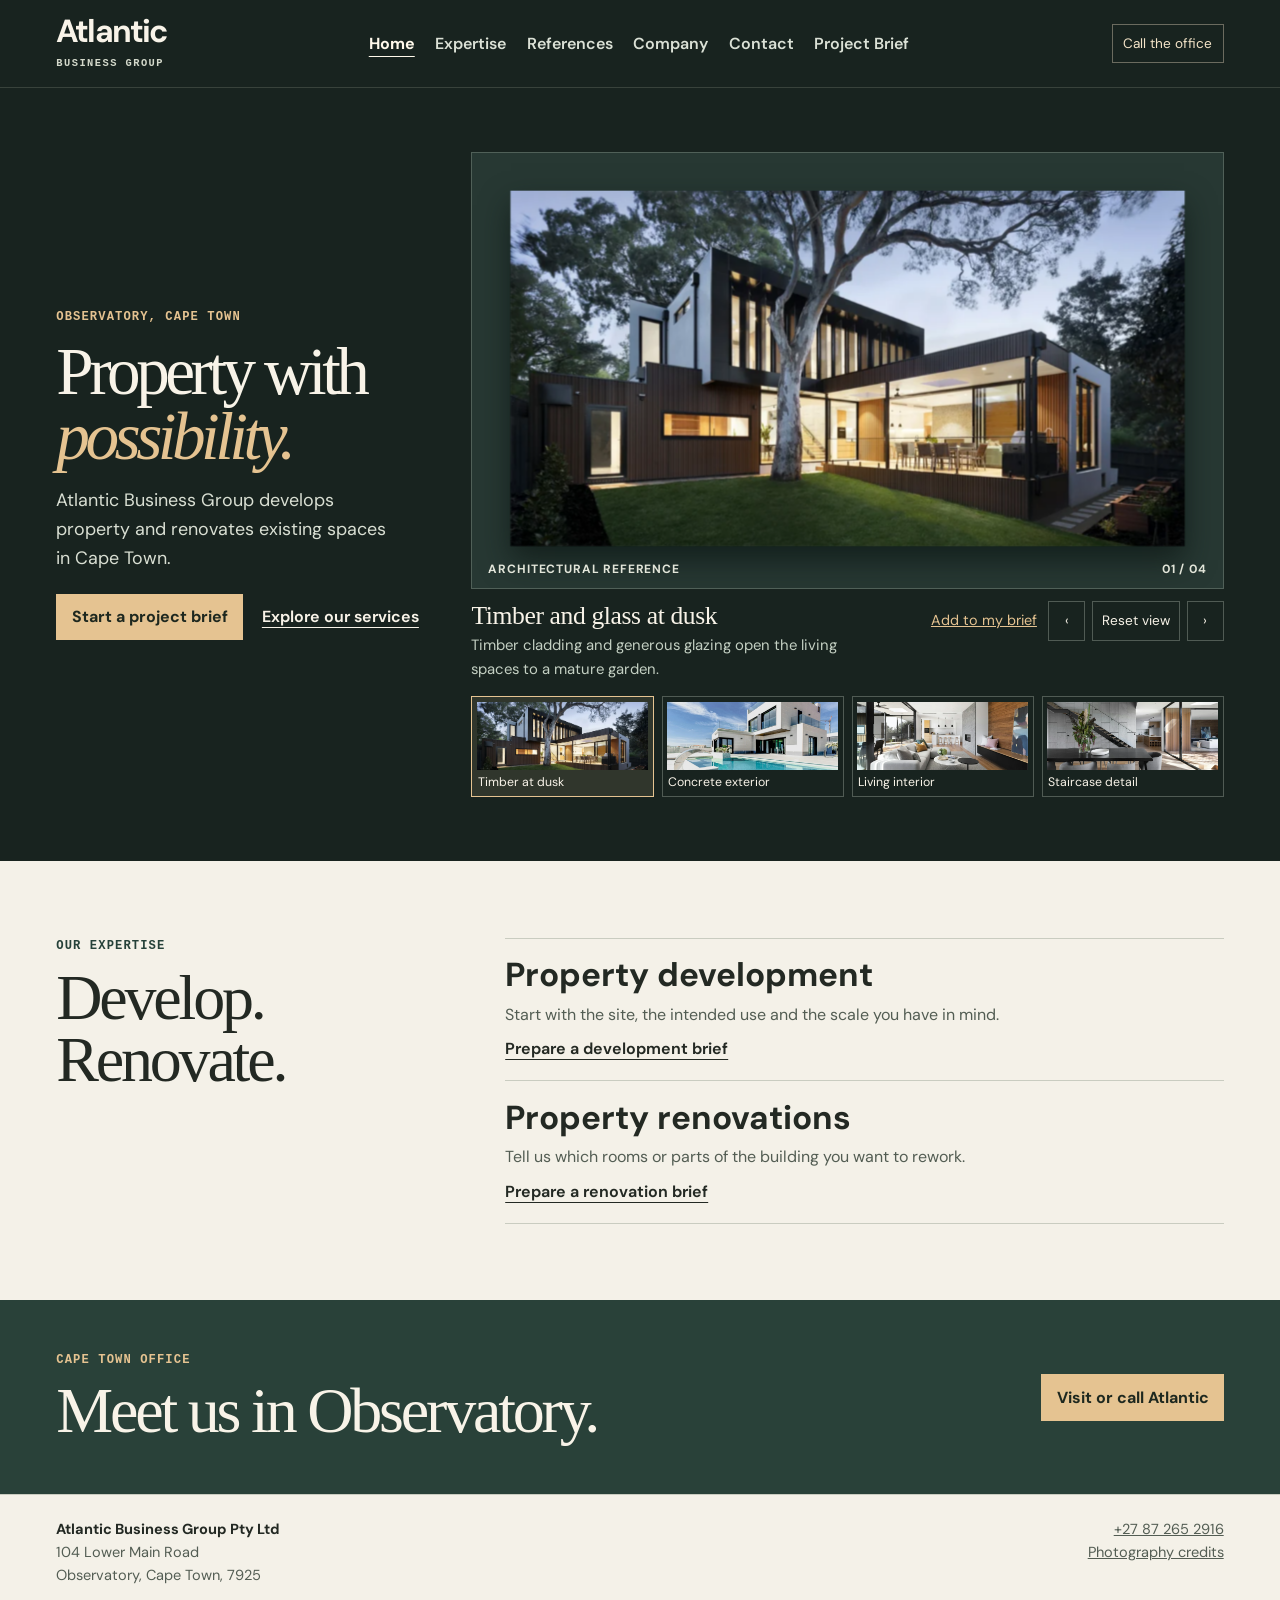
<file: index.html>
<!doctype html>
<html lang="en-ZA">
<head>
<meta charset="utf-8">
<meta name="viewport" content="width=device-width, initial-scale=1">
<meta name="description" content="Atlantic Business Group develops and renovates property in Observatory, Cape Town.">
<meta name="theme-color" content="#18231f">
<title>Property development and renovations in Cape Town | Atlantic Business Group</title>
<link rel="icon" href="assets/atlantic.png" type="image/png">
<link rel="stylesheet" href="assets/site.css">
<script defer src="assets/site.js"></script>
<link rel="stylesheet" href="assets/atlantic-studio.css">
<script defer src="assets/photo-studio.js"></script>
</head>
<body class="atlantic-studio">
<a class="skip" href="#main">Skip to content</a>
<div class="shell">
<header class="sidebar">
<a href="index.html" class="wordmark" aria-label="Atlantic Business Group home">Atlantic<span>Business Group</span></a>
<button class="nav-toggle" type="button" aria-controls="navigation" aria-expanded="false" hidden>Menu</button>
<nav id="navigation" aria-label="Main navigation"><a href="index.html" aria-current="page">Home</a><a href="expertise.html">Expertise</a><a href="references.html">References</a><a href="company.html">Company</a><a href="contact.html">Contact</a><a class="brief-nav" href="brief.html">Project Brief</a></nav>
<a class="sidebar-call" href="tel:+27872652916">Call the office</a>
</header>
<div class="content">
<main id="main" tabindex="-1"><section class="studio-hero" aria-labelledby="studio-title">
<div class="studio-intro"><p class="label">Observatory, Cape Town</p>
<h1 id="studio-title">Property with<br><em>possibility.</em></h1>
<p>Atlantic Business Group develops property and renovates existing spaces in Cape Town.</p>
<div class="studio-actions"><a class="studio-button" href="brief.html">Start a project brief</a><a class="studio-text-link" href="expertise.html">Explore our services</a></div></div>
<section class="photo-studio" aria-labelledby="studio-photo-title">
<div class="studio-stage" id="studio-stage">
  <figure class="studio-frame" id="studio-frame"><img id="studio-photo" src="assets/residence.webp" srcset="assets/residence-small.webp 950w, assets/residence.webp 2160w" sizes="(max-width: 860px) 96vw, 64vw" alt="Timber-clad residence with illuminated glazing at dusk" fetchpriority="high" decoding="async"></figure>
  <div class="studio-stage-meta"><span>Architectural reference</span><span id="studio-counter">01 / 04</span></div>
</div>
<div class="studio-panel"><div class="studio-captions" aria-live="polite"><h2 id="studio-photo-title">Timber and glass at dusk</h2><p id="studio-photo-note">Timber cladding and generous glazing open the living spaces to a mature garden.</p></div>
<div class="studio-view-actions"><a id="studio-use" href="brief.html?reference=residence">Add to my brief</a><div class="studio-orbit" id="studio-orbit" role="group" aria-label="Photo angle" hidden><button type="button" data-direction="-1" aria-label="Tilt left">‹</button><button type="button" data-direction="0" aria-label="Reset photo angle">Reset view</button><button type="button" data-direction="1" aria-label="Tilt right">›</button></div></div></div>
<div class="studio-thumbs" id="studio-thumbs" role="group" aria-label="Select a photograph" hidden><button type="button" data-photo="residence" aria-pressed="true"><img src="assets/residence-small.webp" alt="" loading="lazy" decoding="async"><span>Timber at dusk</span></button><button type="button" data-photo="facade" aria-pressed="false"><img src="assets/facade.webp" alt="" loading="lazy" decoding="async"><span>Concrete exterior</span></button><button type="button" data-photo="interior" aria-pressed="false"><img src="assets/interior.webp" alt="" loading="lazy" decoding="async"><span>Living interior</span></button><button type="button" data-photo="detail" aria-pressed="false"><img src="assets/detail.webp" alt="" loading="lazy" decoding="async"><span>Staircase detail</span></button></div>
</section></section>
<section class="studio-services" aria-labelledby="studio-services-title">
<div><p class="label">Our expertise</p><h2 id="studio-services-title">Develop.<br>Renovate.</h2></div>
<div class="studio-service-list"><article><h3><a href="expertise.html#development">Property development</a></h3><p>Start with the site, the intended use and the scale you have in mind.</p><a class="studio-text-link" href="brief.html?service=development">Prepare a development brief</a></article>
<article><h3><a href="expertise.html#renovations">Property renovations</a></h3><p>Tell us which rooms or parts of the building you want to rework.</p><a class="studio-text-link" href="brief.html?service=renovation">Prepare a renovation brief</a></article></div>
</section>
<section class="studio-contact"><div><p class="label">Cape Town office</p><h2>Meet us in Observatory.</h2></div><a class="studio-button" href="contact.html">Visit or call Atlantic</a></section></main>
<footer class="footer">
<div><strong>Atlantic Business Group Pty Ltd</strong><address>104 Lower Main Road<br>Observatory, Cape Town, 7925</address></div>
<div class="footer-links"><a href="tel:+27872652916">+27 87 265 2916</a><a href="company.html#photography">Photography credits</a></div>
</footer>
</div>
</div>
</body>
</html>
</file>
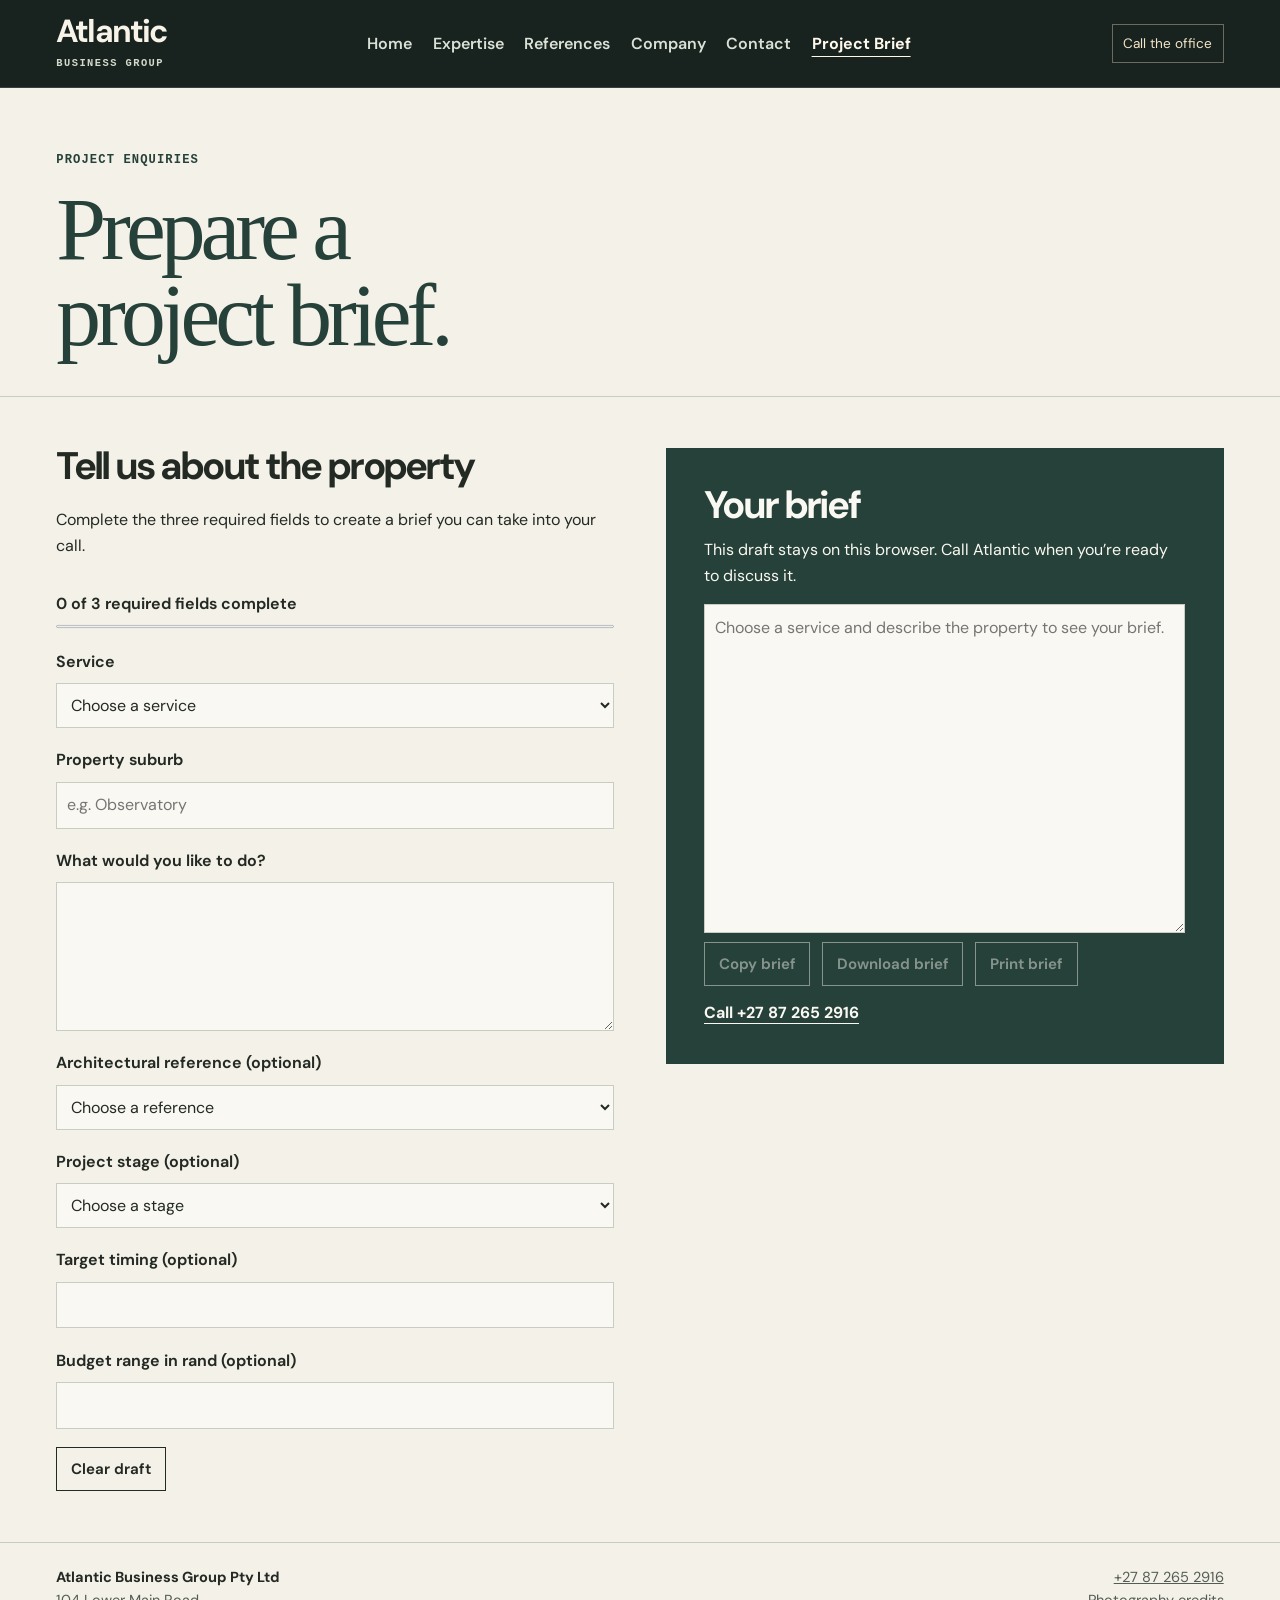
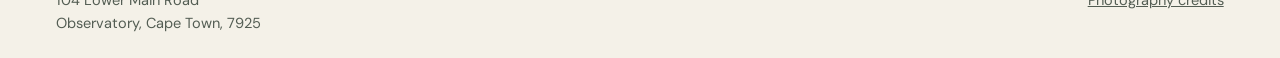
<file: brief.html>
<!doctype html>
<html lang="en-ZA">
<head>
<meta charset="utf-8">
<meta name="viewport" content="width=device-width, initial-scale=1">
<meta name="description" content="Prepare a property development or renovation brief for Atlantic Business Group.">
<meta name="theme-color" content="#18231f">
<title>Project Brief | Atlantic Business Group</title>
<link rel="icon" href="assets/atlantic.png" type="image/png">
<link rel="stylesheet" href="assets/site.css">
<script defer src="assets/site.js"></script>
<script defer src="assets/brief.js"></script><link rel="stylesheet" href="assets/atlantic-studio.css">
</head>
<body class="brief-page atlantic-studio">
<a class="skip" href="#main">Skip to content</a>
<div class="shell">
<header class="sidebar">
<a href="index.html" class="wordmark" aria-label="Atlantic Business Group home">Atlantic<span>Business Group</span></a>
<button class="nav-toggle" type="button" aria-controls="navigation" aria-expanded="false" hidden>Menu</button>
<nav id="navigation" aria-label="Main navigation"><a href="index.html">Home</a><a href="expertise.html">Expertise</a><a href="references.html">References</a><a href="company.html">Company</a><a href="contact.html">Contact</a><a aria-current="page" class="brief-nav" href="brief.html">Project Brief</a></nav>
<a class="sidebar-call" href="tel:+27872652916">Call the office</a>
</header>
<div class="content">
<main id="main" tabindex="-1"><section class="page-heading"><p class="label">Project enquiries</p><h1>Prepare a<br>project brief.</h1></section>
<section class="brief-layout">
<form id="project-brief">
  <h2>Tell us about the property</h2>
  <p>Complete the three required fields to create a brief you can take into your call.</p>
<div class="brief-progress"><label for="brief-meter" id="brief-progress-text">0 of 3 required fields complete</label><progress id="brief-meter" max="3" value="0"></progress></div>
  <label for="service">Service</label><select id="service" name="service" required><option value="">Choose a service</option><option>Property development</option><option>Property renovation</option></select>
  <label for="location">Property suburb</label><input id="location" name="location" maxlength="100" required placeholder="e.g. Observatory">
  <label for="scope">What would you like to do?</label><textarea id="scope" name="scope" rows="5" maxlength="2000" required></textarea>
  <label for="reference">Architectural reference (optional)</label><select id="reference" name="reference"><option value="">Choose a reference</option><option value="residence">Timber and glass at dusk</option><option value="facade">Stepped concrete façade</option><option value="interior">Material continuity</option><option value="detail">Light around a staircase</option></select>
  <label for="stage">Project stage (optional)</label><select id="stage" name="stage"><option value="">Choose a stage</option><option>Exploring options</option><option>Property identified</option><option>Plans underway</option><option>Ready to discuss next steps</option></select>
  <label for="timing">Target timing (optional)</label><input id="timing" name="timing" maxlength="80">
  <label for="budget">Budget range in rand (optional)</label><input id="budget" name="budget" maxlength="100">
  <button class="brief-control" id="brief-clear" type="button">Clear draft</button>
</form>
<aside class="brief-aside" aria-labelledby="brief-preview-title">
  <h2 id="brief-preview-title">Your brief</h2>
  <p>This draft stays on this browser. Call Atlantic when you’re ready to discuss it.</p>
  <textarea id="brief-summary" aria-labelledby="brief-preview-title" rows="12" readonly placeholder="Choose a service and describe the property to see your brief."></textarea>
  <div class="brief-actions"><button type="button" class="brief-control" id="brief-copy" disabled>Copy brief</button><button type="button" class="brief-control" id="brief-download" disabled>Download brief</button><button type="button" class="brief-control" id="brief-print" disabled>Print brief</button></div><pre id="brief-printout" hidden></pre><p role="status" id="brief-status"></p>
  <a class="text-link" href="tel:+27872652916">Call +27 87 265 2916</a>
</aside></section></main>
<footer class="footer">
<div><strong>Atlantic Business Group Pty Ltd</strong><address>104 Lower Main Road<br>Observatory, Cape Town, 7925</address></div>
<div class="footer-links"><a href="tel:+27872652916">+27 87 265 2916</a><a href="company.html#photography">Photography credits</a></div>
</footer>
</div>
</div>
</body>
</html>
</file>
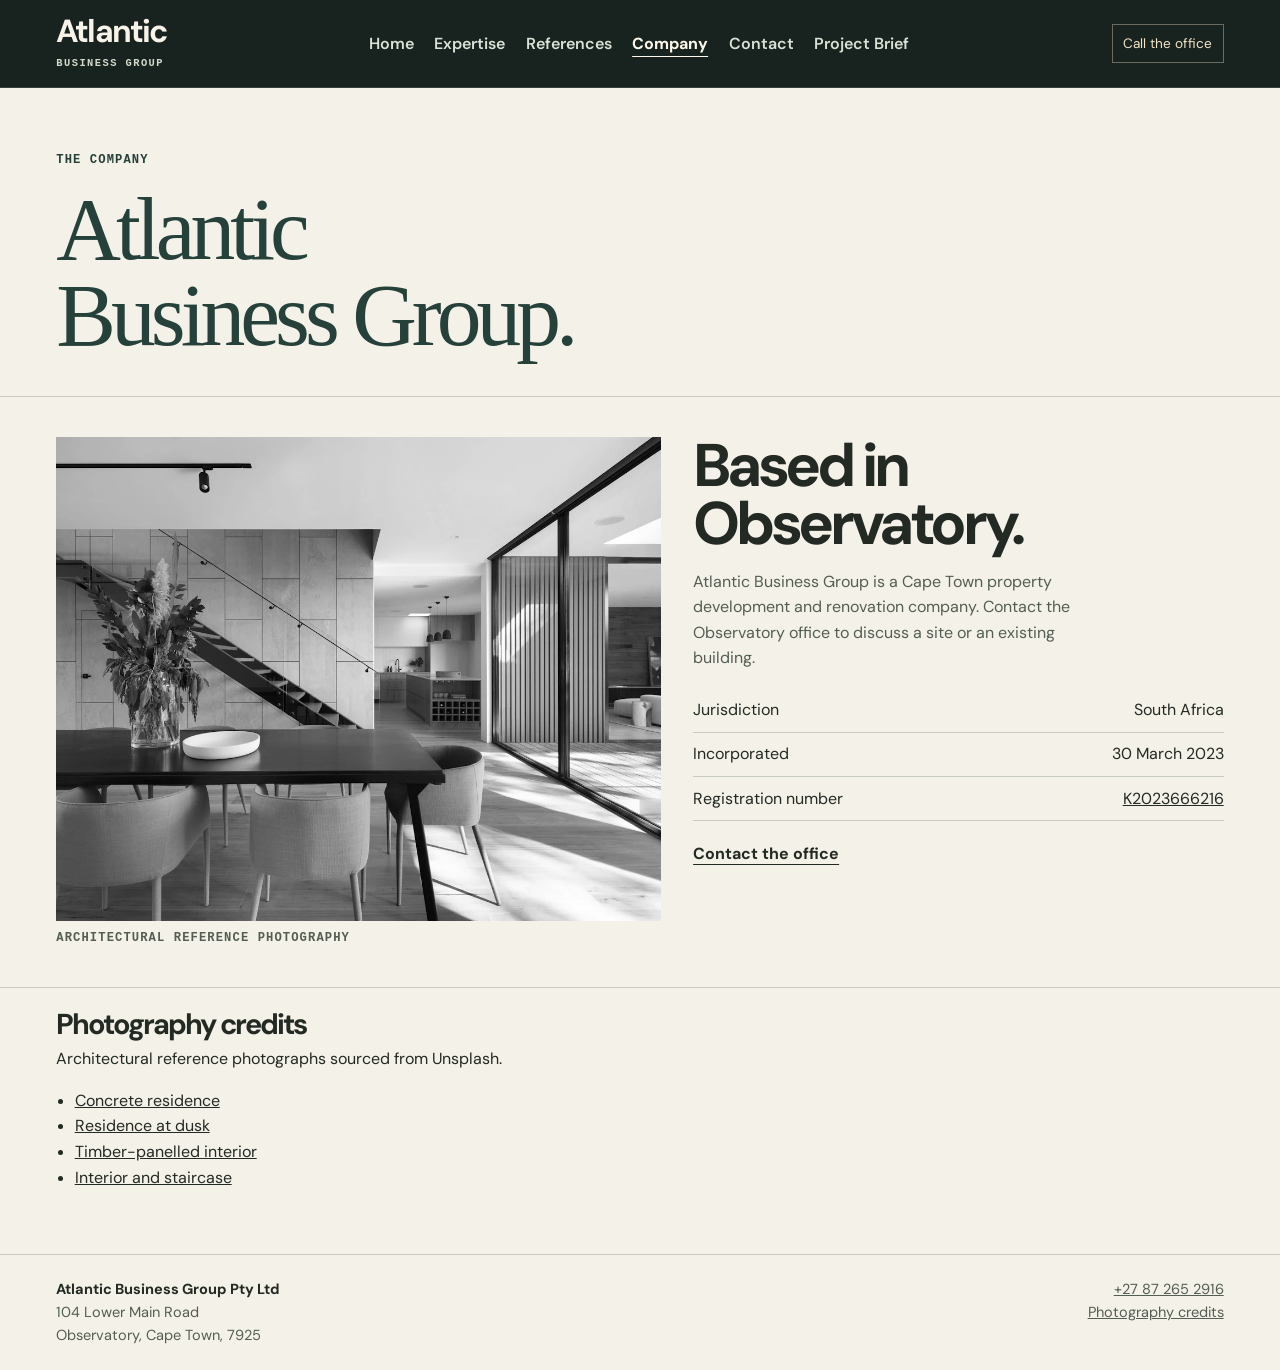
<file: company.html>
<!doctype html>
<html lang="en-ZA">
<head>
<meta charset="utf-8">
<meta name="viewport" content="width=device-width, initial-scale=1">
<meta name="description" content="Atlantic Business Group Pty Ltd is a property development and renovation company based in Observatory, Cape Town.">
<meta name="theme-color" content="#18231f">
<title>Company | Atlantic Business Group</title>
<link rel="icon" href="assets/atlantic.png" type="image/png">
<link rel="stylesheet" href="assets/site.css">
<script defer src="assets/site.js"></script>
<link rel="stylesheet" href="assets/atlantic-studio.css">
</head>
<body class="atlantic-studio">
<a class="skip" href="#main">Skip to content</a>
<div class="shell">
<header class="sidebar">
<a href="index.html" class="wordmark" aria-label="Atlantic Business Group home">Atlantic<span>Business Group</span></a>
<button class="nav-toggle" type="button" aria-controls="navigation" aria-expanded="false" hidden>Menu</button>
<nav id="navigation" aria-label="Main navigation"><a href="index.html">Home</a><a href="expertise.html">Expertise</a><a href="references.html">References</a><a href="company.html" aria-current="page">Company</a><a href="contact.html">Contact</a><a class="brief-nav" href="brief.html">Project Brief</a></nav>
<a class="sidebar-call" href="tel:+27872652916">Call the office</a>
</header>
<div class="content">
<main id="main" tabindex="-1">
<section class="page-heading company-heading"><p class="label">The company</p><h1>Atlantic<br>Business Group.</h1></section>
<div class="company-layout">
<figure><img src="assets/detail.webp" alt="Concrete staircase with natural light and timber detailing" fetchpriority="high" decoding="async"><figcaption>Architectural reference photography</figcaption></figure>
<div class="company-copy"><h2>Based in Observatory.</h2><p>Atlantic Business Group is a Cape Town property development and renovation company. Contact the Observatory office to discuss a site or an existing building.</p><dl class="registry"><div><dt>Jurisdiction</dt><dd>South Africa</dd></div><div><dt>Incorporated</dt><dd>30 March 2023</dd></div><div><dt>Registration number</dt><dd><a href="https://b2bhint.com/en/company/za/atlantic-business-group--K2023666216">K2023666216</a></dd></div></dl><a class="text-link" href="contact.html">Contact the office</a></div>
</div>
<section id="photography" class="credits"><h2>Photography credits</h2><p>Architectural reference photographs sourced from Unsplash.</p><ul><li><a href="https://images.unsplash.com/photo-1600596542815-ffad4c1539a9">Concrete residence</a></li><li><a href="https://images.unsplash.com/photo-1600585154340-be6161a56a0c">Residence at dusk</a></li><li><a href="https://images.unsplash.com/photo-1600607687939-ce8a6c25118c">Timber-panelled interior</a></li><li><a href="https://images.unsplash.com/photo-1600607687920-4e2a09cf159d">Interior and staircase</a></li></ul></section>
</main>
<footer class="footer">
<div><strong>Atlantic Business Group Pty Ltd</strong><address>104 Lower Main Road<br>Observatory, Cape Town, 7925</address></div>
<div class="footer-links"><a href="tel:+27872652916">+27 87 265 2916</a><a href="company.html#photography">Photography credits</a></div>
</footer>
</div>
</div>
</body>
</html>
</file>
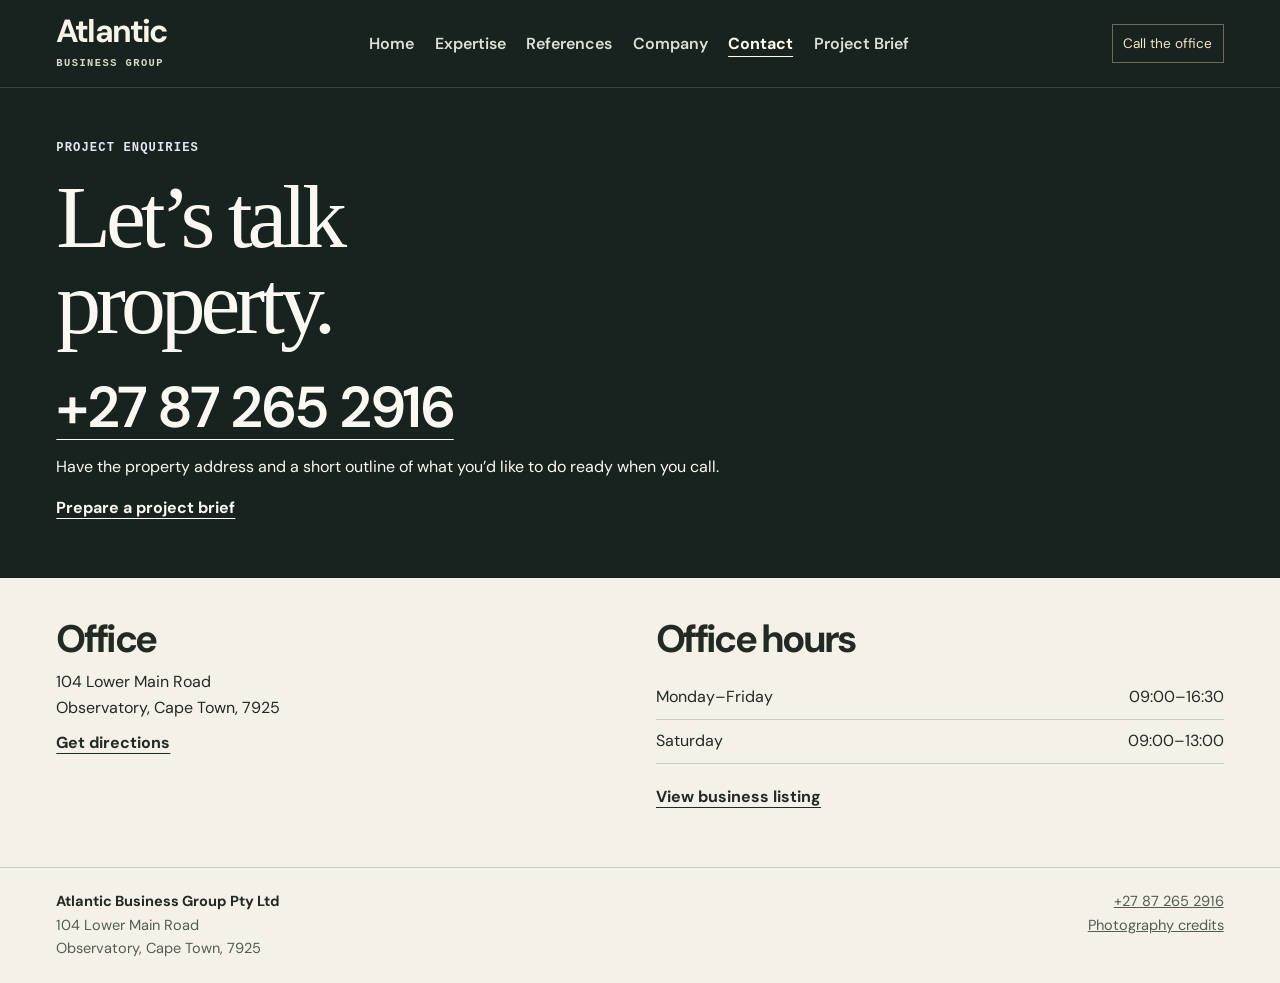
<file: contact.html>
<!doctype html>
<html lang="en-ZA">
<head>
<meta charset="utf-8">
<meta name="viewport" content="width=device-width, initial-scale=1">
<meta name="description" content="Call Atlantic Business Group on +27 87 265 2916 or find the Cape Town office in Observatory.">
<meta name="theme-color" content="#18231f">
<title>Contact | Atlantic Business Group</title>
<link rel="icon" href="assets/atlantic.png" type="image/png">
<link rel="stylesheet" href="assets/site.css">
<script defer src="assets/site.js"></script>
<link rel="stylesheet" href="assets/atlantic-studio.css">
</head>
<body class="atlantic-studio">
<a class="skip" href="#main">Skip to content</a>
<div class="shell">
<header class="sidebar">
<a href="index.html" class="wordmark" aria-label="Atlantic Business Group home">Atlantic<span>Business Group</span></a>
<button class="nav-toggle" type="button" aria-controls="navigation" aria-expanded="false" hidden>Menu</button>
<nav id="navigation" aria-label="Main navigation"><a href="index.html">Home</a><a href="expertise.html">Expertise</a><a href="references.html">References</a><a href="company.html">Company</a><a href="contact.html" aria-current="page">Contact</a><a class="brief-nav" href="brief.html">Project Brief</a></nav>
<a class="sidebar-call" href="tel:+27872652916">Call the office</a>
</header>
<div class="content">
<main id="main" tabindex="-1">
<section class="contact-main">
<div class="contact-hero"><p class="label">Project enquiries</p><h1>Let’s talk<br>property.</h1><a class="phone-large" href="tel:+27872652916">+27 87 265 2916</a><p>Have the property address and a short outline of what you’d like to do ready when you call.</p><a class="contact-brief" href="brief.html">Prepare a project brief</a></div>
<div class="contact-info">
<section><h2>Office</h2><address>104 Lower Main Road<br>Observatory, Cape Town, 7925</address><a class="text-link" href="https://www.google.com/maps/search/?api=1&amp;query=104+Lower+Main+Road%2C+Observatory%2C+Cape+Town%2C+7925">Get directions</a></section>
<section><h2>Office hours</h2><dl class="registry"><div><dt>Monday–Friday</dt><dd>09:00–16:30</dd></div><div><dt>Saturday</dt><dd>09:00–13:00</dd></div></dl><a class="text-link" href="https://www.google.com/search?kgmid=%2Fg%2F11m60fcy5h">View business listing</a></section>
</div>
</section>
</main>
<footer class="footer">
<div><strong>Atlantic Business Group Pty Ltd</strong><address>104 Lower Main Road<br>Observatory, Cape Town, 7925</address></div>
<div class="footer-links"><a href="tel:+27872652916">+27 87 265 2916</a><a href="company.html#photography">Photography credits</a></div>
</footer>
</div>
</div>
</body>
</html>
</file>
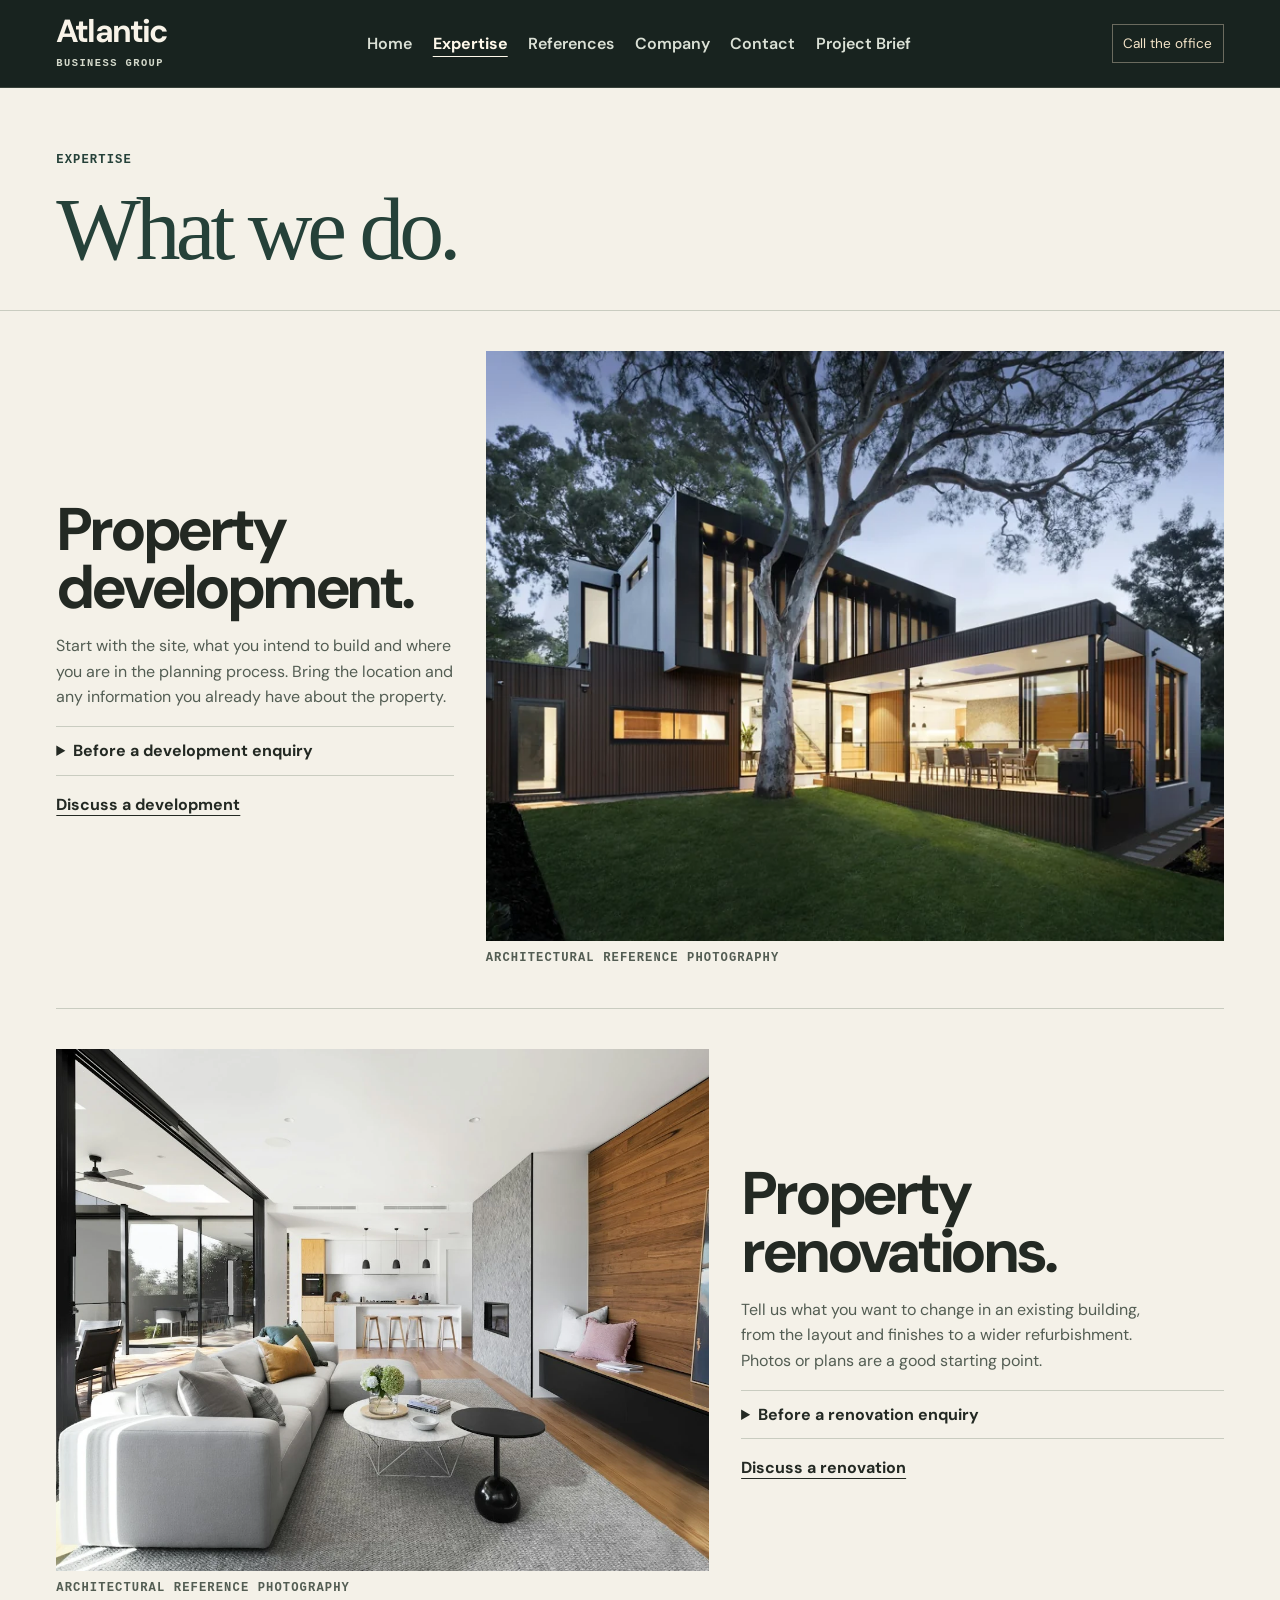
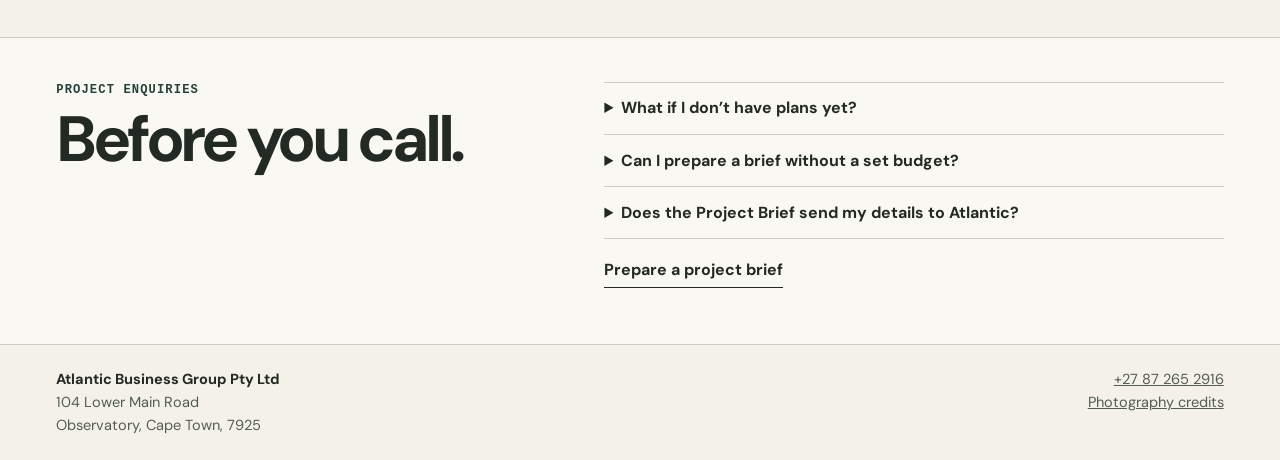
<file: expertise.html>
<!doctype html>
<html lang="en-ZA">
<head>
<meta charset="utf-8">
<meta name="viewport" content="width=device-width, initial-scale=1">
<meta name="description" content="Explore property development and renovations with Atlantic Business Group.">
<meta name="theme-color" content="#18231f">
<title>Expertise | Atlantic Business Group</title>
<link rel="icon" href="assets/atlantic.png" type="image/png">
<link rel="stylesheet" href="assets/site.css">
<script defer src="assets/site.js"></script>
<link rel="stylesheet" href="assets/atlantic-studio.css">
</head>
<body class="atlantic-studio">
<a class="skip" href="#main">Skip to content</a>
<div class="shell">
<header class="sidebar">
<a href="index.html" class="wordmark" aria-label="Atlantic Business Group home">Atlantic<span>Business Group</span></a>
<button class="nav-toggle" type="button" aria-controls="navigation" aria-expanded="false" hidden>Menu</button>
<nav id="navigation" aria-label="Main navigation"><a href="index.html">Home</a><a href="expertise.html" aria-current="page">Expertise</a><a href="references.html">References</a><a href="company.html">Company</a><a href="contact.html">Contact</a><a class="brief-nav" href="brief.html">Project Brief</a></nav>
<a class="sidebar-call" href="tel:+27872652916">Call the office</a>
</header>
<div class="content">
<main id="main" tabindex="-1">
<section class="page-heading"><p class="label">Expertise</p><h1>What we do.</h1></section>
<div class="services">
<article id="development" class="service-sheet">
<div class="sheet-copy"><h2>Property<br>development.</h2><p>Start with the site, what you intend to build and where you are in the planning process. Bring the location and any information you already have about the property.</p><details class="service-guide"><summary>Before a development enquiry</summary><ul><li>Property location or erf number</li><li>Proposed use and approximate scale</li><li>Existing plans or site information, if available</li></ul><a class="text-link" href="brief.html?service=development">Start your project brief</a></details><a class="text-link" href="contact.html">Discuss a development</a></div>
<figure><img src="assets/residence.webp" srcset="assets/residence-small.webp 950w, assets/residence.webp 2160w" sizes="(max-width: 760px) 100vw, 55vw" alt="Timber and glass residence at dusk" fetchpriority="high" decoding="async"><figcaption>Architectural reference photography</figcaption></figure>
</article>
<article id="renovations" class="service-sheet">
<div class="sheet-copy"><h2>Property<br>renovations.</h2><p>Tell us what you want to change in an existing building, from the layout and finishes to a wider refurbishment. Photos or plans are a good starting point.</p><details class="service-guide"><summary>Before a renovation enquiry</summary><ul><li>Rooms or areas you want to change</li><li>Current photos or plans, if available</li><li>Any access or timing constraints</li></ul><a class="text-link" href="brief.html?service=renovation">Start your project brief</a></details><a class="text-link" href="contact.html">Discuss a renovation</a></div>
<figure><img src="assets/interior.webp" alt="Contemporary interior with timber panelling and generous glazing" loading="lazy" decoding="async"><figcaption>Architectural reference photography</figcaption></figure>
</article>
</div>
<section class="consultation-faq" aria-labelledby="consultation-questions">
<div><p class="label">Project enquiries</p><h2 id="consultation-questions">Before you call.</h2></div>
<div class="questions">
<details><summary>What if I don’t have plans yet?</summary><p>Start with the suburb or site address and a short description of what you’d like to build or change. Existing plans or photos can help if you have them.</p></details>
<details><summary>Can I prepare a brief without a set budget?</summary><p>Yes. Budget and timing are optional. You can describe the property and the scope first.</p></details>
<details><summary>Does the Project Brief send my details to Atlantic?</summary><p>Your draft stays in your browser. You can copy or download the brief and use it when calling the office.</p></details>
<a class="rule-link" href="brief.html">Prepare a project brief</a>
</div></section></main>
<footer class="footer">
<div><strong>Atlantic Business Group Pty Ltd</strong><address>104 Lower Main Road<br>Observatory, Cape Town, 7925</address></div>
<div class="footer-links"><a href="tel:+27872652916">+27 87 265 2916</a><a href="company.html#photography">Photography credits</a></div>
</footer>
</div>
</div>
</body>
</html>
</file>
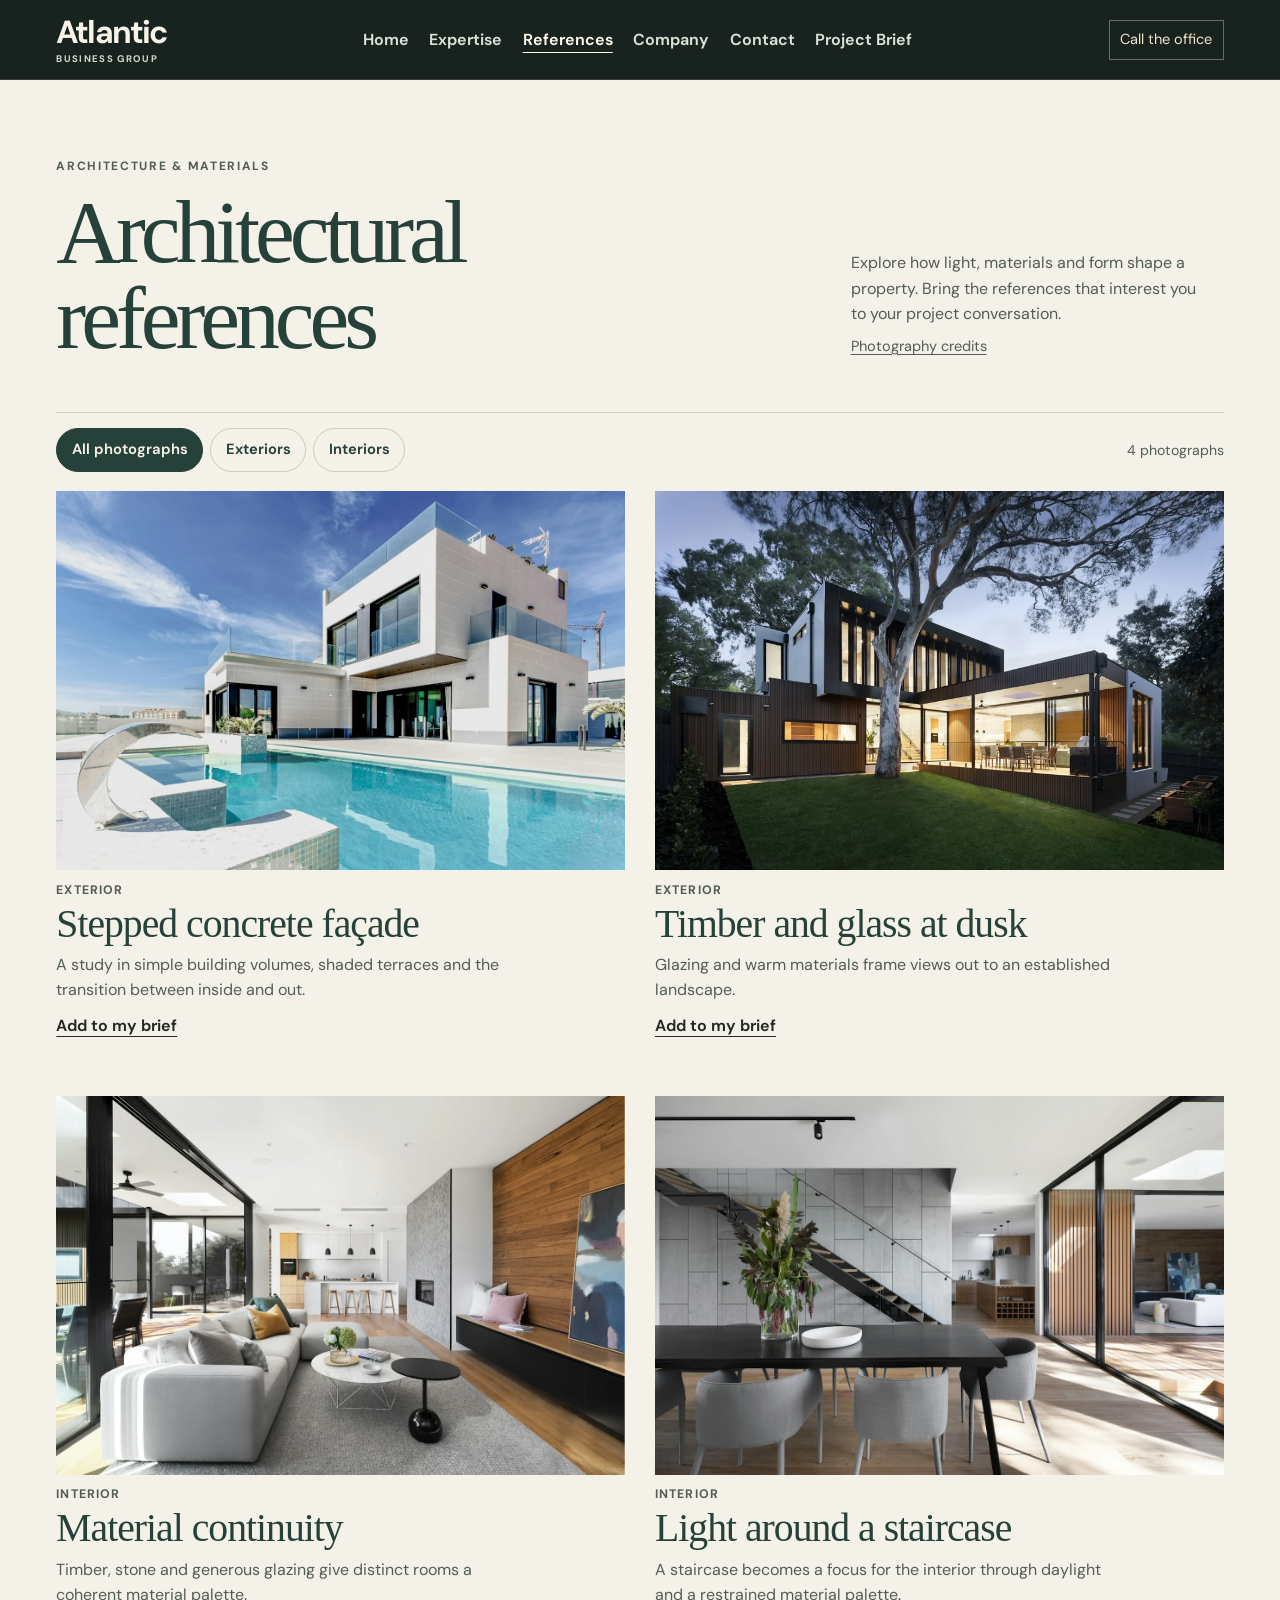
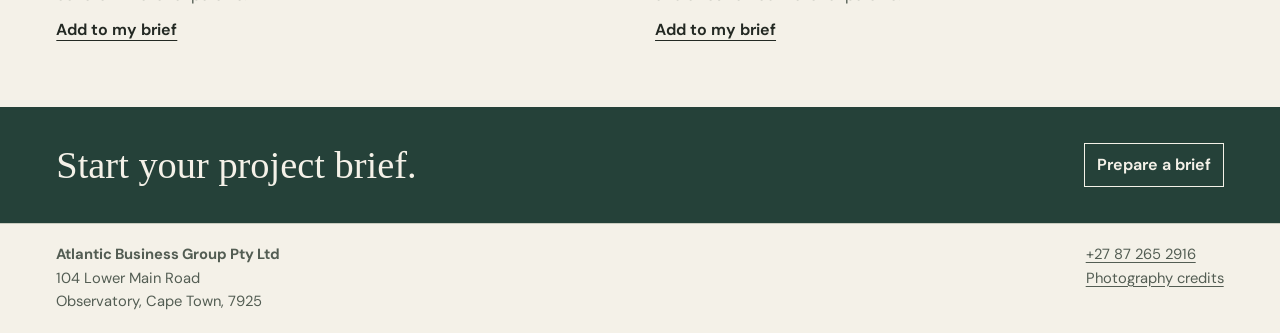
<file: references.html>
<!doctype html>
<html lang="en-ZA">
<head>
<meta charset="utf-8">
<meta name="viewport" content="width=device-width, initial-scale=1">
<meta name="description" content="Photographic architecture references for property development and renovation enquiries.">
<meta name="theme-color" content="#18231f">
<title>Architectural References | Atlantic Business Group</title>
<link rel="icon" href="assets/atlantic.png" type="image/png">
<link rel="stylesheet" href="assets/reference-gallery.css">
<script defer src="assets/site.js"></script>
<script defer src="assets/references.js"></script>
<link rel="stylesheet" href="assets/atlantic-studio.css">
</head>
<body class="atlantic-studio studio-gallery">
<a class="skip" href="#main">Skip to content</a>
<div class="gallery-shell">
<header class="sidebar">
<a href="index.html" class="wordmark" aria-label="Atlantic Business Group home">Atlantic<span>Business Group</span></a>
<button class="nav-toggle" type="button" aria-controls="navigation" aria-expanded="false" hidden>Menu</button>
<nav id="navigation" aria-label="Main navigation"><a href="index.html">Home</a><a href="expertise.html">Expertise</a><a href="references.html" aria-current="page">References</a><a href="company.html">Company</a><a href="contact.html">Contact</a><a class="brief-nav" href="brief.html">Project Brief</a></nav>
<a class="sidebar-call" href="tel:+27872652916">Call the office</a>
</header>
<div class="gallery-content">
<main id="main" tabindex="-1"><section class="gallery-heading" aria-labelledby="gallery-title">
  <div><p class="eyebrow">Architecture &amp; materials</p><h1 id="gallery-title">Architectural<br>references</h1></div>
  <p>Explore how light, materials and form shape a property. Bring the references that interest you to your project conversation. <a href="company.html#photography">Photography credits</a></p>
</section>
<section class="reference-collection" aria-label="Photograph collection">
<div class="reference-filter" hidden><div class="filter-buttons" role="group" aria-label="Filter photographs">
  <button type="button" data-filter="all" aria-pressed="true">All photographs</button><button type="button" data-filter="exteriors" aria-pressed="false">Exteriors</button><button type="button" data-filter="interiors" aria-pressed="false">Interiors</button>
  </div><p id="reference-count" role="status"></p></div>
<div class="reference-grid"><article id="facade" data-category="exteriors"><figure><a class="reference-image" href="assets/facade.webp" aria-label="Enlarge Stepped concrete façade"><img src="assets/facade.webp" alt="White stepped façade with terraces, glass and a reflecting pool" fetchpriority="high" decoding="async"></a><figcaption>Exterior</figcaption></figure><h2>Stepped concrete façade</h2><p>A study in simple building volumes, shaded terraces and the transition between inside and out.</p><a class="studio-reference-link" href="brief.html?reference=facade">Add to my brief</a></article><article id="residence" data-category="exteriors"><figure><a class="reference-image" href="assets/residence.webp" aria-label="Enlarge Timber and glass at dusk"><img src="assets/residence.webp" srcset="assets/residence-small.webp 950w, assets/residence.webp 2160w" sizes="(max-width: 640px) 94vw, 46vw" alt="A contemporary timber-clad house with illuminated windows at dusk" loading="lazy" decoding="async"></a><figcaption>Exterior</figcaption></figure><h2>Timber and glass at dusk</h2><p>Glazing and warm materials frame views out to an established landscape.</p><a class="studio-reference-link" href="brief.html?reference=residence">Add to my brief</a></article><article id="interior" data-category="interiors"><figure><a class="reference-image" href="assets/interior.webp" aria-label="Enlarge Material continuity"><img src="assets/interior.webp" alt="A living area with timber wall panelling and floor-to-ceiling glazing" loading="lazy" decoding="async"></a><figcaption>Interior</figcaption></figure><h2>Material continuity</h2><p>Timber, stone and generous glazing give distinct rooms a coherent material palette.</p><a class="studio-reference-link" href="brief.html?reference=interior">Add to my brief</a></article><article id="detail" data-category="interiors"><figure><a class="reference-image" href="assets/detail.webp" aria-label="Enlarge Light around a staircase"><img src="assets/detail.webp" alt="Concrete stairs and timber details in a sunlit interior" loading="lazy" decoding="async"></a><figcaption>Interior</figcaption></figure><h2>Light around a staircase</h2><p>A staircase becomes a focus for the interior through daylight and a restrained material palette.</p><a class="studio-reference-link" href="brief.html?reference=detail">Add to my brief</a></article></div>
</section>
<section class="gallery-next" aria-labelledby="gallery-next-title"><h2 id="gallery-next-title">Start your project brief.</h2><a href="brief.html">Prepare a brief</a></section>
<dialog class="reference-dialog" aria-labelledby="reference-caption"><form method="dialog"><button type="submit" class="reference-close">Close</button></form><figure><img alt=""><figcaption id="reference-caption"></figcaption></figure><div class="reference-dialog-nav"><button type="button" data-step="-1">Previous</button><p id="reference-position" aria-live="polite"></p><button type="button" data-step="1">Next</button></div></dialog></main>
<footer class="footer">
<div><strong>Atlantic Business Group Pty Ltd</strong><address>104 Lower Main Road<br>Observatory, Cape Town, 7925</address></div>
<div class="footer-links"><a href="tel:+27872652916">+27 87 265 2916</a><a href="company.html#photography">Photography credits</a></div>
</footer>
</div>
</div>
</body>
</html>
</file>
<file: assets/site.css>
@font-face {
  font-family: "DM Sans";
  src: url(dm-sans-normal.woff2) format("woff2");
  font-weight: 400 700;
  font-display: swap;
}
:root {
  --paper: #eae9e3;
  --ink: #1b211e;
  --muted: #535952;
  --border: #b8bbb0;
  --navy: #172d58;
  --cloud: #f5f4ef;
  --gutter: clamp(1.4rem, 4.2vw, 5.5rem);
  --rail: clamp(9.2rem, 12vw, 13rem);
  --sans: "DM Sans", system-ui, sans-serif;
  --mono: ui-monospace, "Courier New", monospace;
}
*, *::before, *::after { box-sizing: border-box; }
[hidden] { display: none !important; }
body { margin: 0; background: var(--paper); color: var(--ink); font: 1rem/1.6 var(--sans); }
a { color: inherit; }
:focus-visible { outline: 2px solid currentColor; outline-offset: 5px; }
main:focus { outline: none; }
h1, h2, p, figure, dl, dd { margin: 0; }
h1, h2 { font-weight: 700; line-height: .96; letter-spacing: -.07em; }
h1 { font-size: clamp(4rem, 9vw, 9.6rem); }
h2 { font-size: clamp(2.4rem, 5vw, 5.2rem); }
address { font-style: normal; }
img { display: block; width: 100%; height: 100%; object-fit: cover; }
figcaption, .label {
  font-family: var(--mono);
  font-size: .76rem;
  font-weight: 600;
  line-height: 1.45;
  letter-spacing: .09em;
  text-transform: uppercase;
}
figcaption { padding-top: .55rem; color: var(--muted); }
.label { color: var(--navy); }
.skip { position: fixed; z-index: 5; top: .6rem; left: 1rem; transform: translateY(-180%); background: var(--cloud); padding: .5rem 1rem; }
.skip:focus { transform: none; }

.shell { max-width: 112rem; min-height: 100vh; margin-inline: auto; display: grid; grid-template-columns: var(--rail) minmax(0, 1fr); }
.sidebar {
  align-self: start;
  position: sticky;
  top: 0;
  min-height: 100svh;
  display: flex;
  flex-direction: column;
  align-items: flex-start;
  gap: 1.5rem;
  padding: 2.2rem clamp(1.05rem, 2.5vw, 2.8rem) 1.65rem;
  background: var(--paper);
  z-index: 2;
}
.content { border-left: 1px solid var(--border); min-width: 0; display: flex; flex-direction: column; }
.content > main { flex: 1; }
.wordmark { width: fit-content; color: var(--navy); text-decoration: none; font-size: clamp(1.65rem, 2.3vw, 2.5rem); letter-spacing: -.095em; font-weight: 700; line-height: .93; }
.wordmark span { display: block; margin-top: .6rem; font: 700 .65rem/1.35 var(--mono); letter-spacing: .04em; text-transform: uppercase; }
.sidebar nav { display: grid; align-content: center; align-self: stretch; flex: 1; gap: .4rem; }
.sidebar nav a { width: fit-content; min-height: 2.4rem; display: flex; align-items: center; gap: .45rem; font-weight: 600; text-decoration: none; }
.sidebar nav a::before { display: block; width: .32rem; height: .32rem; flex: none; background: transparent; content: ""; }
.sidebar nav a[aria-current="page"] { color: var(--navy); font-weight: 700; }
.sidebar nav a:hover::before, .sidebar nav a[aria-current="page"]::before { background: var(--navy); }
.sidebar-call { margin-top: auto; color: var(--navy); white-space: nowrap; font-size: .85rem; text-underline-offset: .3em; }
.nav-toggle { display: none; }

.opening { padding: clamp(2rem, 4.5vw, 4.9rem) var(--gutter) 2.25rem; display: grid; grid-template-columns: minmax(0, .94fr) minmax(0, 1.25fr); gap: clamp(1rem, 3vw, 4rem); align-items: center; }
.opening-copy { padding-block: 1.3rem; container-type: inline-size; }
.opening h1 { margin: 1.35rem 0 1.25rem; font-size: clamp(2.35rem, 15.6cqi, 7rem); }
.opening h1 span { color: var(--navy); white-space: nowrap; }
.intro-copy { max-width: 21rem; color: var(--muted); font-size: 1.05rem; }
.solid { display: inline-flex; align-items: center; min-height: 3rem; margin-top: 1.5rem; padding: .55rem .95rem; background: var(--navy); color: var(--cloud); text-decoration: none; font-weight: 700; }
.solid:hover { background: #294474; }
.opening-photo img { height: clamp(29rem, 43vw, 44rem); object-position: 48% 46%; filter: grayscale(100%) contrast(.94); }
.opening-photo figcaption { text-align: right; }
.service-index { padding: 2.05rem var(--gutter) 3.5rem; border-top: 1px solid var(--border); }
.service-index .label { margin-bottom: 1rem; }
.index-row { display: flex; justify-content: space-between; align-items: center; gap: .9rem; border-top: 1px solid var(--border); padding: 1rem .5rem 1rem 0; text-decoration: none; font-size: clamp(1.4rem, 3vw, 2.8rem); font-weight: 600; letter-spacing: -.045em; }
.index-row:last-child { border-bottom: 1px solid var(--border); }
.index-row:hover { color: var(--navy); background: #dedfd7; }
.row-action { color: var(--navy); font: 700 .77rem/1.2 var(--mono); text-transform: uppercase; letter-spacing: .05em; text-decoration: underline; text-underline-offset: .3em; }
.home-office { display: grid; grid-template-columns: 1.4fr 1fr; gap: 1rem; align-items: end; padding: 2.8rem var(--gutter); background: var(--navy); color: var(--cloud); }
.home-office .label { color: #e2e7f0; margin-bottom: .75rem; }
.home-office h2 { font-size: clamp(2.2rem, 4vw, 4.75rem); }
.home-office .text-link { margin-top: .4rem; }
.text-link { display: inline-block; font-weight: 700; text-underline-offset: .3em; }

.page-heading { padding: 3.5rem var(--gutter) 2.4rem; border-bottom: 1px solid var(--border); }
.page-heading h1 { margin-top: 1rem; color: var(--navy); }
.services { padding-inline: var(--gutter); }
.service-sheet { display: grid; grid-template-columns: minmax(0, .7fr) minmax(0, 1.3fr); align-items: center; gap: 2rem; padding-block: 2.5rem; scroll-margin-top: 1rem; }
.service-sheet + .service-sheet { border-top: 1px solid var(--border); }
.service-sheet figure img, .company-layout figure img { aspect-ratio: 5 / 4; object-position: center; }
.sheet-copy p, .company-copy p { max-width: 26rem; margin-block: 1rem; color: var(--muted); }
.sheet-copy h2, .company-copy h2 { font-size: clamp(2.1rem, 4.7vw, 5rem); }
.company-layout { display: grid; grid-template-columns: minmax(0, 1.14fr) minmax(0, 1fr); gap: 2rem; align-items: start; padding: 2.5rem var(--gutter); }
.company-layout figure img { filter: grayscale(100%); }
.registry { margin: 1.1rem 0 1.25rem; }
.registry > div { display: grid; grid-template-columns: 1fr auto; gap: 1rem; padding-block: .55rem; border-bottom: 1px solid var(--border); }
.registry dd { text-align: right; }
.credits { padding: 1.4rem var(--gutter) 3rem; border-top: 1px solid var(--border); }
.credits h2 { font-size: 1.8rem; margin-bottom: .5rem; }
.credits ul { padding-left: 1.15rem; }
.contact-hero { padding: 3.25rem var(--gutter) 3.55rem; color: var(--cloud); background: var(--navy); }
.contact-hero .label { color: #e2e7f0; }
.contact-hero h1 { margin-block: 1rem; }
.phone-large { display: inline-block; font-size: clamp(1.55rem, 4.5vw, 4.3rem); font-weight: 600; letter-spacing: -.04em; text-underline-offset: .2em; text-decoration-thickness: 1px; }
.contact-hero > p:last-child { margin-top: 1.1rem; max-width: 29rem; }
.contact-info { display: grid; grid-template-columns: 1fr 1fr; gap: 2rem; padding: 2.7rem var(--gutter) 3.6rem; }
.contact-info h2 { font-size: 2.4rem; margin-bottom: .7rem; }
.contact-info address { margin-bottom: .6rem; }

.footer { padding: 1.4rem var(--gutter); display: flex; justify-content: space-between; gap: 1rem; border-top: 1px solid var(--border); color: var(--muted); font-size: .91rem; }
.footer strong { color: var(--ink); }
.footer-links { display: grid; align-content: start; justify-items: end; }

@media (max-width: 1050px) and (min-width: 761px) {
  :root { --gutter: 1.8rem; }
  .opening { gap: 1rem; }
}
@media (max-width: 760px) {
  .shell { display: block; }
  .content { border-left: 0; }
  .sidebar { position: relative; min-height: 0; display: grid; grid-template-columns: 1fr auto; gap: .8rem; align-items: center; padding: 1rem var(--gutter); border-bottom: 1px solid var(--border); }
  .sidebar nav { grid-column: 1 / -1; display: flex; flex-wrap: wrap; column-gap: .9rem; }
  .sidebar.is-enhanced nav:not(.is-open) { display: none; }
  .sidebar-call { display: none; }
  .nav-toggle { display: inline-flex; padding: .45rem .8rem; background: transparent; border: 1px solid var(--navy); color: var(--navy); font: 700 .85rem/1.5 var(--sans); }
  .opening { padding-top: 1.15rem; grid-template-columns: 1fr; gap: 1rem; }
  .opening h1 { font-size: clamp(2.5rem, 10vw, 5rem); margin-block: .9rem; }
  .opening-photo img { height: auto; aspect-ratio: 5 / 4; }
  .opening-photo figcaption { text-align: left; }
  .home-office, .service-sheet, .company-layout, .contact-info { grid-template-columns: 1fr; }
  .page-heading { padding-top: 2.4rem; }
  .page-heading h1, .contact-hero h1 { font-size: clamp(3.25rem, 10.5vw, 6rem); }
  .contact-info { gap: 1.25rem; }
  .footer-links { justify-items: start; }
  .footer { flex-wrap: wrap; }
}

.brief-layout { display:grid; grid-template-columns:repeat(2,minmax(0,1fr)); gap:clamp(1.5rem,4vw,4rem); padding:clamp(1.5rem,4vw,5rem) var(--gutter); align-items:start; }
.brief-layout h2 { font-size:clamp(1.8rem,3vw,3rem); }
.brief-layout p { margin-block:.85rem; }
#project-brief { display:grid; gap:.55rem; }
#project-brief label { font-weight:650; margin-top:.65rem; }
.brief-layout textarea,.brief-layout input,.brief-layout select { display:block; width:100%; min-height:2.8rem; background:var(--cloud); color:var(--ink); border:1px solid var(--border); border-radius:0; padding:.6rem; font:inherit; }
.brief-layout textarea { resize:vertical; }
.brief-aside { padding:clamp(1.2rem,3vw,2.4rem); background:var(--navy); color:var(--cloud); }
.brief-actions { display:flex; flex-wrap:wrap; gap:.75rem; }
.brief-control { width:fit-content; margin-top:.6rem; border:1px solid currentColor; background:transparent; color:inherit; min-height:2.75rem; padding:.55rem .85rem; font:650 .94rem var(--sans); cursor:pointer; }
.brief-control:disabled { opacity:.45; cursor:default; }
#brief-summary { margin-top:1rem; }
@media (max-width:760px) { .brief-layout { grid-template-columns:1fr; } }

.opening-actions { display:flex; flex-wrap:wrap; gap:.6rem; margin-top:1.4rem; }
.opening-actions .solid { margin-top:0; border:1px solid var(--navy); }
.opening-actions .secondary { background:transparent; color:var(--navy); }
.opening-actions .secondary:hover { background:var(--cloud); }
.service-guide { border-block:1px solid var(--border); padding:.7rem 0; margin:1rem 0; }
.service-guide summary { cursor:pointer; font-weight:700; }
.service-guide ul { padding-left:1.3rem; }
.contact-brief { display:inline-block; margin-top:1rem; font-weight:700; text-underline-offset:.3em; }
@media(min-width:761px) {
  .opening-photo { padding:0 0 .8rem .8rem; border-left:1px solid var(--border); border-bottom:1px solid var(--border); }
  .opening-photo img { filter:grayscale(100%) contrast(1.03); }
  .service-sheet:nth-child(2) { grid-template-columns:minmax(0,1.15fr) minmax(0,.85fr); }
  .service-sheet:nth-child(2) figure { grid-column:1; grid-row:1; }
  .service-sheet:nth-child(2) .sheet-copy { grid-column:2; grid-row:1; }
}
.first-conversation { display:grid; grid-template-columns:minmax(0,1.25fr) minmax(0,1fr); gap:clamp(1.5rem,5vw,5rem); align-items:center; padding:2.75rem var(--gutter); border-top:1px solid var(--border); background:var(--cloud); }
.first-conversation img { height:auto; aspect-ratio:3/2; }
.first-conversation h2 { color:var(--navy); margin:.7rem 0 1rem; font-size:clamp(2.2rem,4.3vw,4.35rem); }
.first-conversation div > p:not(.label) { margin-bottom:1rem; max-width:28rem; }
@media(max-width:760px) { .first-conversation { grid-template-columns:1fr; } }

/* Architecture references and project enquiry */
.opening { align-items:stretch; padding-top:clamp(2rem,3.5vw,4.5rem); gap:clamp(1rem,3.5vw,4rem); }
.opening-copy { align-self:center; }
.opening-photo { border-left:0; border-bottom:0; padding:0; display:grid; align-content:start; }
.opening-photo img { filter:none; object-position:56% 46%; }
.opening-photo figcaption { display:flex; justify-content:space-between; flex-wrap:wrap; gap:.4rem 1rem; text-align:start; }
.opening-photo figcaption a { text-underline-offset:.23em; }
.sidebar nav .brief-nav { margin-top:1rem; }
.reference-preview { padding:clamp(2.8rem,5vw,5.25rem) var(--gutter); background:var(--navy); color:var(--cloud); }
.reference-preview .label,.reference-preview figcaption { color:#e2e7f0; }
.section-line { display:flex; align-items:end; justify-content:space-between; flex-wrap:wrap; gap:1rem; margin-bottom:1.6rem; }
.section-line h2,.consultation-faq h2 { margin-top:.6rem; }
.rule-link { display:inline-block; width:fit-content; padding-bottom:.3rem; border-bottom:1px solid currentColor; font-weight:700; text-decoration:none; }
.rule-link:hover { opacity:.76; }
.reference-strip { display:grid; grid-template-columns:1.3fr 1fr .8fr; gap:clamp(.7rem,1.7vw,1.6rem); }
.reference-strip a { text-decoration:none; min-width:0; }
.reference-strip img { aspect-ratio:5/4; height:auto; object-fit:cover; }
.reference-strip a:hover figcaption { text-decoration:underline; text-underline-offset:.28em; }
.references-heading > p:last-child { margin-top:1.25rem; max-width:38rem; color:var(--muted); }
.reference-collection { padding:2rem var(--gutter) 4rem; }
.reference-filter { display:flex; flex-wrap:wrap; align-items:center; gap:.55rem; margin-bottom:1.8rem; }
.reference-filter p { margin-left:auto; color:var(--muted); }
.reference-filter button,.reference-dialog button { border:1px solid currentColor; background:none; color:inherit; padding:.55rem .85rem; min-height:2.75rem; font:inherit; cursor:pointer; }
.reference-filter button[aria-pressed="true"] { background:var(--navy); color:var(--cloud); border-color:var(--navy); }
.reference-grid { display:grid; grid-template-columns:1fr 1fr; column-gap:clamp(1rem,4vw,3rem); row-gap:2.5rem; }
.reference-grid article { scroll-margin-top:1rem; border-top:1px solid var(--border); padding-top:.8rem; }
.reference-image { display:block; background:var(--border); overflow:hidden; }
.reference-image img { height:auto; aspect-ratio:4/3; transition:transform .24s; }
.reference-image:hover img { transform:scale(1.025); }
.reference-grid h2 { margin:.55rem 0; color:var(--navy); font-size:clamp(1.65rem,3vw,2.8rem); }
.reference-grid article > p { color:var(--muted); max-width:33rem; }
.reference-dialog { width:min(94%,65rem); max-height:94dvh; overflow:auto; padding:.9rem; border:1px solid #ffffff55; background:#161b21; color:#f4f1e9; }
.reference-dialog::backdrop { background:#111720e8; }
.reference-dialog form { display:flex; justify-content:end; margin-bottom:.65rem; }
.reference-dialog img { max-height:68dvh; height:auto; object-fit:contain; }
.reference-dialog figcaption { color:inherit; }
.reference-dialog-nav { display:flex; align-items:center; justify-content:space-between; gap:.5rem; margin-top:.75rem; }
.consultation-faq { display:grid; grid-template-columns:1fr 1.2fr; padding:2.7rem var(--gutter) 3.5rem; gap:2rem; background:var(--cloud); border-top:1px solid var(--border); }
.questions details { border-bottom:1px solid var(--border); padding:.8rem 0; }
.questions details:first-child { border-top:1px solid var(--border); }
.questions summary { cursor:pointer; font-weight:700; }
.questions p { padding:.45rem 0 0 1rem; color:var(--muted); }
.questions .rule-link { margin-top:1.1rem; }
.brief-progress { display:grid; gap:.35rem; }
.brief-progress progress { width:100%; height:.45rem; accent-color:var(--navy); }
@media(min-width:761px) { .brief-aside { position:sticky; top:1.25rem; } }
@media(max-width:760px) {
  .sidebar nav .brief-nav { margin-top:0; }
  .consultation-faq { grid-template-columns:1fr; gap:1.2rem; }
}
@media(max-width:560px) {
  .reference-grid { grid-template-columns:1fr; }
  .reference-strip { grid-template-columns:1fr 1fr; }
  .reference-strip > a:first-child { grid-column:1/-1; }
  .reference-strip > a:first-child img { aspect-ratio:16/9; }
  .reference-filter p { flex-basis:100%; margin-left:0; }
}
@media(prefers-reduced-motion:reduce) { .reference-image img { transition:none; } }
@media print {
  .brief-page { background:white; color:black; }
  .brief-page :is(.shell,.content,.brief-layout) { display:block; padding:0; border:0; }
  .brief-page :is(.sidebar,.footer,.skip,.page-heading,#project-brief,.brief-aside > :not(#brief-printout)) { display:none!important; }
  .brief-aside { position:static; background:white; color:black; padding:0; }
  #brief-printout[hidden] { display:block!important; white-space:pre-wrap; overflow-wrap:anywhere; font:12pt/1.5 var(--sans); }
}
</file>
<file: assets/atlantic-studio.css>
.atlantic-studio {
  --ink:#232923; --paper:#f4f1e8; --cloud:#faf8f2; --muted:#535d53; --border:#c9ccc0;
  --navy:#254139; --forest:#254139; --line:#c9ccc0;
  --studio-dark:#18231f; --studio-white:#f8f3e8; --studio-accent:#e5c391;
  --studio-serif:Georgia,"Times New Roman",serif;
  --gutter:clamp(1rem,4.4vw,5.2rem);
}
.atlantic-studio .shell,.atlantic-studio .gallery-shell { display:block; max-width:112rem; width:100%; margin-inline:auto; }
.atlantic-studio .content { border:0; }
.atlantic-studio .sidebar {
  position:relative; inset:auto; min-height:0; display:grid; grid-template-columns:auto 1fr auto; align-items:center;
  gap:1rem clamp(.7rem,2vw,2rem); background:var(--studio-dark); color:var(--studio-white);
  padding:1.05rem var(--gutter); border-bottom:1px solid #d5dcc52b;
}
.atlantic-studio .wordmark { color:var(--studio-white); letter-spacing:-.06em; font-size:2rem; }
.atlantic-studio .wordmark span { color:#d4d9cb; letter-spacing:.14em; }
.atlantic-studio .sidebar nav { display:flex; flex-wrap:wrap; justify-content:center; align-items:center; gap:.1rem clamp(.55rem,1.6vw,1.6rem); }
.atlantic-studio .sidebar nav a { display:inline-flex; min-height:2.75rem; margin:0; color:#dbe1d6; text-decoration:none; white-space:nowrap; }
.atlantic-studio .sidebar nav a::before { display:none; }
.atlantic-studio .sidebar nav a[aria-current="page"],.atlantic-studio .sidebar nav a:hover { color:#fff9eb; text-decoration:underline; text-underline-offset:.45em; }
.atlantic-studio .sidebar-call { margin:0; color:#f4e4c8; padding:.45rem .65rem; border:1px solid #e7d5bd67; text-decoration:none; }
.atlantic-studio .sidebar-call:hover { background:#ffffff17; }
.atlantic-studio .nav-toggle { color:var(--studio-white); background:none; border:1px solid #e7d5bd67; }
.atlantic-studio .page-heading h1,.atlantic-studio .gallery-heading h1,.atlantic-studio .contact-hero h1 {
  font:400 clamp(2.9rem,7vw,7.15rem)/.96 var(--studio-serif); letter-spacing:-.056em; overflow-wrap:anywhere;
}
.atlantic-studio .page-heading { padding-top:clamp(2.2rem,5vw,5rem); }
.atlantic-studio .contact-hero { background:var(--studio-dark); }
.atlantic-studio .footer { background:var(--paper); border-top:1px solid var(--border); }
.studio-hero {
  display:grid; grid-template-columns:minmax(0,.75fr) minmax(0,1.55fr); gap:clamp(1.2rem,4vw,4.5rem);
  padding:clamp(1.65rem,5vw,5.4rem) var(--gutter) clamp(2.4rem,5vw,5.4rem);
  background:var(--studio-dark); color:var(--studio-white);
}
.studio-intro { align-self:center; min-width:0; }
.studio-intro .label,.studio-contact .label { color:var(--studio-accent); }
.studio-intro h1 { font:400 clamp(2.8rem,5.25vw,6.6rem)/.98 var(--studio-serif); letter-spacing:-.067em; margin:.75rem 0 1rem; overflow-wrap:anywhere; }
.studio-intro h1 em { color:var(--studio-accent); }
.studio-intro > p:not(.label) { max-width:29ch; color:#d9dfd3; font-size:clamp(1rem,1.4vw,1.15rem); }
.studio-actions { display:flex; flex-wrap:wrap; gap:.8rem 1.2rem; align-items:center; margin-top:1.35rem; }
.studio-button { display:inline-flex; min-height:2.8rem; align-items:center; padding:.65rem .95rem; background:var(--studio-accent); color:#1e281f; font-weight:700; text-decoration:none; }
.studio-button:hover { background:#f1d7ac; }
.studio-text-link,.studio-reference-link { display:inline-block; font-weight:650; text-underline-offset:.3em; }
.studio-text-link:hover,.studio-reference-link:hover { text-decoration-thickness:2px; }

.photo-studio { min-width:0; align-self:center; }
.studio-stage {
  position:relative; display:grid; grid-template-rows:minmax(0,1fr); place-items:center; overflow:hidden;
  min-height:19rem; aspect-ratio:1.72; padding:clamp(.9rem,3vw,2.7rem) clamp(.7rem,3vw,3rem) 2.65rem;
  perspective:920px; background:#273833; border:1px solid #d1decb3d;
}
.studio-stage::before {
  position:absolute; content:""; inset:12% 10% 17%; transform:translate(1.1%,4%) scale(.96);
  border:1px solid #d2b78e63; pointer-events:none;
}
.studio-frame {
  position:relative; width:100%; height:100%; min-height:0; max-height:31rem; margin:0; transform-style:preserve-3d;
  transform:rotateX(var(--tilt-x,0deg)) rotateY(var(--tilt-y,0deg)); transition:transform .38s cubic-bezier(.2,.72,.28,1);
  background:#34443d; box-shadow:0 14px 28px #0c1714b5;
}
.studio-frame::after {
  content:""; position:absolute; inset:0; transform:translateZ(-.45rem); border:1px solid #bda78299;
  background:#4a5144; pointer-events:none;
}
.studio-frame img { display:block; width:100%; height:100%; object-fit:cover; object-position:50% 54%; transform:translateZ(.1rem); }
.studio-stage-meta { display:flex; justify-content:space-between; gap:.5rem; position:absolute; bottom:.55rem; left:1rem; right:1rem; color:#e2e5d9; font-size:.75rem; font-weight:700; letter-spacing:.07em; text-transform:uppercase; }
.studio-panel { display:flex; flex-wrap:wrap; justify-content:space-between; align-items:start; gap:.6rem 1rem; padding:.75rem 0 .9rem; }
.studio-captions h2 { font:400 clamp(1.15rem,2vw,1.8rem)/1.14 var(--studio-serif); letter-spacing:-.015em; }
.studio-captions p { color:#c4d0c3; max-width:37ch; font-size:.93rem; margin-top:.25rem; }
.studio-view-actions,.studio-orbit { display:flex; align-items:center; flex-wrap:wrap; gap:.45rem; }
.studio-view-actions a { color:var(--studio-accent); font-size:.9rem; margin-right:.25rem; padding:.38rem 0; }
.studio-orbit button,.studio-thumbs button { color:inherit; background:none; border:1px solid #d2dfcd4d; cursor:pointer; font:inherit; }
.studio-orbit button { min-width:2.3rem; min-height:2.45rem; padding:.35rem .55rem; font-size:.85rem; }
.studio-orbit button:hover,.studio-thumbs button:hover { border-color:var(--studio-accent); }
.studio-thumbs { display:grid; grid-template-columns:repeat(4,minmax(0,1fr)); gap:.5rem; }
.studio-thumbs button { min-width:0; padding:.3rem; text-align:left; }
.studio-thumbs button[aria-pressed="true"] { border-color:var(--studio-accent); background:#e5c3911e; }
.studio-thumbs img { display:block; aspect-ratio:5/2; object-fit:cover; width:100%; height:auto; }
.studio-thumbs span { display:block; margin:.26rem .05rem .08rem; font-size:.77rem; line-height:1.25; }

.studio-services {
  display:grid; grid-template-columns:minmax(0,.75fr) minmax(0,1.4fr); gap:clamp(1rem,5vw,5rem);
  padding:clamp(2.5rem,6vw,6rem) var(--gutter); background:var(--paper);
}
.studio-services h2,.studio-contact h2 { font:400 clamp(2.35rem,5vw,5.35rem)/.98 var(--studio-serif); letter-spacing:-.05em; margin-top:.7rem; }
.studio-service-list { border-top:1px solid var(--border); }
.studio-service-list article { border-bottom:1px solid var(--border); padding:1.15rem 0; }
.studio-service-list h3 { margin:0; font-size:clamp(1.35rem,2.6vw,2.45rem); line-height:1.1; }
.studio-service-list h3 a { text-decoration:none; }
.studio-service-list h3 a:hover { text-decoration:underline; }
.studio-service-list p { margin:.5rem 0 .55rem; color:var(--muted); }
.studio-contact { display:flex; justify-content:space-between; align-items:center; flex-wrap:wrap; gap:1rem;
  background:#294139; color:var(--studio-white); padding:clamp(1.8rem,4vw,3.7rem) var(--gutter);
}
.studio-reference-link { margin-top:.6rem; }

@media (max-width: 1020px) {
  .atlantic-studio .sidebar { grid-template-columns:1fr auto; }
  .atlantic-studio .sidebar nav { grid-column:1/-1; justify-content:start; }
  .atlantic-studio .sidebar-call { display:none; }
  .atlantic-studio .sidebar.is-enhanced .nav-toggle { display:inline-flex; align-items:center; justify-content:center; }
  .atlantic-studio .sidebar.is-enhanced nav:not(.is-open) { display:none; }
}
@media (max-width: 860px) {
  .studio-hero { grid-template-columns:1fr; }
  .studio-intro h1 { font-size:clamp(2.65rem,9vw,5.2rem); }
  .studio-stage { min-height:0; aspect-ratio:1.55; }
}
@media (max-width: 550px) {
  .studio-services { grid-template-columns:1fr; }
  .studio-thumbs { grid-template-columns:repeat(2,minmax(0,1fr)); }
  .studio-panel { gap:.8rem; }
}
@media (prefers-reduced-motion: reduce) { .studio-frame { transition:none; } }
@media print { .atlantic-studio.brief-page { background:white; color:black; } }
</file>
<file: assets/reference-gallery.css>
@font-face {
  font-family: "DM Sans";
  src: url("dm-sans-normal.woff2") format("woff2");
  font-weight: 400 700;
  font-display: swap;
}
:root {
  color-scheme: light;
  --paper: #f5f3ed;
  --ink: #202520;
  --forest: #273a33;
  --muted: #545d55;
  --line: #cbcfc3;
  --gutter: clamp(1.1rem, 4.5vw, 5rem);
  --sans: "DM Sans", system-ui, sans-serif;
  --serif: Georgia, "Times New Roman", serif;
}
*, *::before, *::after { box-sizing: border-box; }
[hidden] { display: none !important; }
body { margin: 0; background: var(--paper); color: var(--ink); font: 1rem/1.6 var(--sans); }
h1, h2, figure, p { margin: 0; }
a { color: inherit; text-underline-offset: .23em; }
button { font: inherit; cursor: pointer; }
a:focus-visible, button:focus-visible, summary:focus-visible { outline: 2px solid currentColor; outline-offset: 4px; }
.skip { position: fixed; z-index: 10; top: .6rem; left: .6rem; padding: .6rem; background: var(--paper); transform: translateY(-160%); }
.skip:focus { transform: none; }
main:focus { outline: none; }
.gallery-shell { width: min(100%, 106rem); margin-inline: auto; }
.sidebar { display: grid; grid-template-columns: auto 1fr auto; align-items: center; gap: 1rem 2rem; padding: 1.25rem var(--gutter); border-bottom: 1px solid var(--line); }
.wordmark { display: block; width: fit-content; color: var(--forest); font-size: clamp(1.6rem, 3vw, 2.2rem); font-weight: 700; line-height: .95; letter-spacing: -.07em; text-decoration: none; }
.wordmark span { display: block; font-size: .6rem; font-weight: 700; text-transform: uppercase; letter-spacing: .15em; margin-top: .4rem; }
.sidebar nav { display: flex; flex-wrap: wrap; justify-content: center; align-items: center; gap: .3rem clamp(.65rem, 1.5vw, 1.65rem); }
.sidebar nav a { display: inline-flex; align-items: center; min-height: 2.75rem; font-weight: 650; text-decoration: none; white-space: nowrap; }
.sidebar nav a[aria-current="page"], .sidebar nav a:hover { text-decoration: underline; }
.sidebar-call { font-size: .91rem; white-space: nowrap; }
.nav-toggle { display: none; color: var(--forest); border: 1px solid var(--line); background: transparent; padding: .38rem .85rem; min-height: 2.75rem; }

.gallery-heading { display: grid; grid-template-columns: minmax(0, 1.4fr) minmax(0, .7fr); gap: 1rem 3rem; align-items: end; padding: clamp(2.4rem, 6vw, 6rem) var(--gutter) clamp(1.5rem, 4vw, 3.6rem); }
.eyebrow { color: var(--muted); font-size: .75rem; font-weight: 700; letter-spacing: .14em; text-transform: uppercase; margin-bottom: .8rem; }
.gallery-heading h1 { color: var(--forest); font: 400 clamp(2.35rem, 6.1vw, 6.8rem)/.94 var(--serif); letter-spacing: -.05em; overflow-wrap: anywhere; }
.gallery-heading > p { color: var(--muted); max-width: 32ch; margin-bottom: .2rem; }
.gallery-heading > p a { display: block; width: fit-content; font-size: .91rem; margin-top: .5rem; }
.reference-collection { padding: 0 var(--gutter) clamp(2rem, 5vw, 5rem); }
.reference-filter { display: flex; justify-content: space-between; align-items: center; flex-wrap: wrap; gap: .65rem 1rem; padding: .9rem 0 1.2rem; border-top: 1px solid var(--line); }
.filter-buttons { display: flex; flex-wrap: wrap; gap: .45rem; }
.filter-buttons button { font-size: .92rem; font-weight: 650; color: var(--forest); background: transparent; border: 1px solid var(--line); border-radius: 2rem; padding: .45rem .9rem; min-height: 2.75rem; }
.filter-buttons button:hover { border-color: var(--forest); }
.filter-buttons button[aria-pressed="true"] { background: var(--forest); color: var(--paper); border-color: var(--forest); }
#reference-count { color: var(--muted); font-size: .88rem; }
.reference-grid { display: grid; grid-template-columns: repeat(2, minmax(0, 1fr)); gap: clamp(1.75rem, 4.5vw, 4rem) clamp(.9rem, 2.35vw, 2.3rem); }
.reference-grid article { min-width: 0; scroll-margin-top: 1rem; }
.reference-image { display: block; overflow: hidden; background: #d9dcd3; }
.reference-image img { display: block; width: 100%; height: auto; aspect-ratio: 3 / 2; object-fit: cover; transition: transform .28s ease; }
.reference-image:hover img { transform: scale(1.035); }
.reference-grid figcaption { color: var(--muted); font-size: .77rem; font-weight: 700; letter-spacing: .09em; text-transform: uppercase; margin-top: .65rem; }
.reference-grid h2 { margin: .15rem 0 .35rem; color: var(--forest); font: 400 clamp(1.5rem, 3.1vw, 2.65rem)/1.1 var(--serif); letter-spacing: -.025em; }
.reference-grid article > p { color: var(--muted); max-width: 42ch; }
.gallery-next { display: flex; justify-content: space-between; align-items: center; gap: 1rem 2rem; flex-wrap: wrap; padding: 2.25rem var(--gutter); background: var(--forest); color: var(--paper); }
.gallery-next h2 { font: 400 clamp(1.65rem, 3vw, 3rem)/1.1 var(--serif); }
.gallery-next a { display: inline-flex; align-items: center; min-height: 2.75rem; padding: .4rem .75rem; border: 1px solid; font-weight: 650; text-decoration: none; }
.gallery-next a:hover { background: var(--paper); color: var(--forest); }
.footer { display: flex; justify-content: space-between; flex-wrap: wrap; gap: .7rem 1.5rem; padding: 1.2rem var(--gutter); font-size: .92rem; color: var(--muted); }
.footer address { font-style: normal; }
.footer-links { display: grid; align-content: start; }

.reference-dialog { width: min(94%, 66rem); max-height: 94dvh; overflow: auto; padding: 1rem; border: 0; background: #202822; color: var(--paper); }
.reference-dialog::backdrop { background: #101611eb; }
.reference-dialog form { display: flex; justify-content: end; margin: 0 0 .65rem; }
.reference-dialog img { display: block; width: 100%; height: auto; max-height: 66dvh; object-fit: contain; }
.reference-dialog figcaption { margin-top: .5rem; font-weight: 650; }
.reference-dialog-nav { display: flex; justify-content: space-between; align-items: center; gap: .5rem; margin-top: .8rem; }
.reference-dialog button { border: 1px solid #cbd3c6; color: inherit; background: transparent; min-height: 2.65rem; padding: .4rem .8rem; }
.reference-dialog button:hover { background: var(--paper); color: var(--forest); }

@media (max-width: 1000px) {
  .sidebar { grid-template-columns: 1fr auto; gap: .6rem 1rem; }
  .sidebar nav { grid-column: 1 / -1; justify-content: start; }
  .sidebar-call { display: none; }
  .sidebar.is-enhanced .nav-toggle { display: inline-block; }
  .sidebar.is-enhanced nav:not(.is-open) { display: none; }
}
@media (max-width: 720px) {
  .gallery-heading { grid-template-columns: minmax(0, 1fr); }
  .gallery-heading h1 { font-size: clamp(2.45rem, 8.2vw, 4.3rem); }
}
@media (max-width: 540px) {
  .reference-grid { grid-template-columns: minmax(0, 1fr); }
}
@media (prefers-reduced-motion: reduce) { .reference-image img { transition: none; } }
</file>
